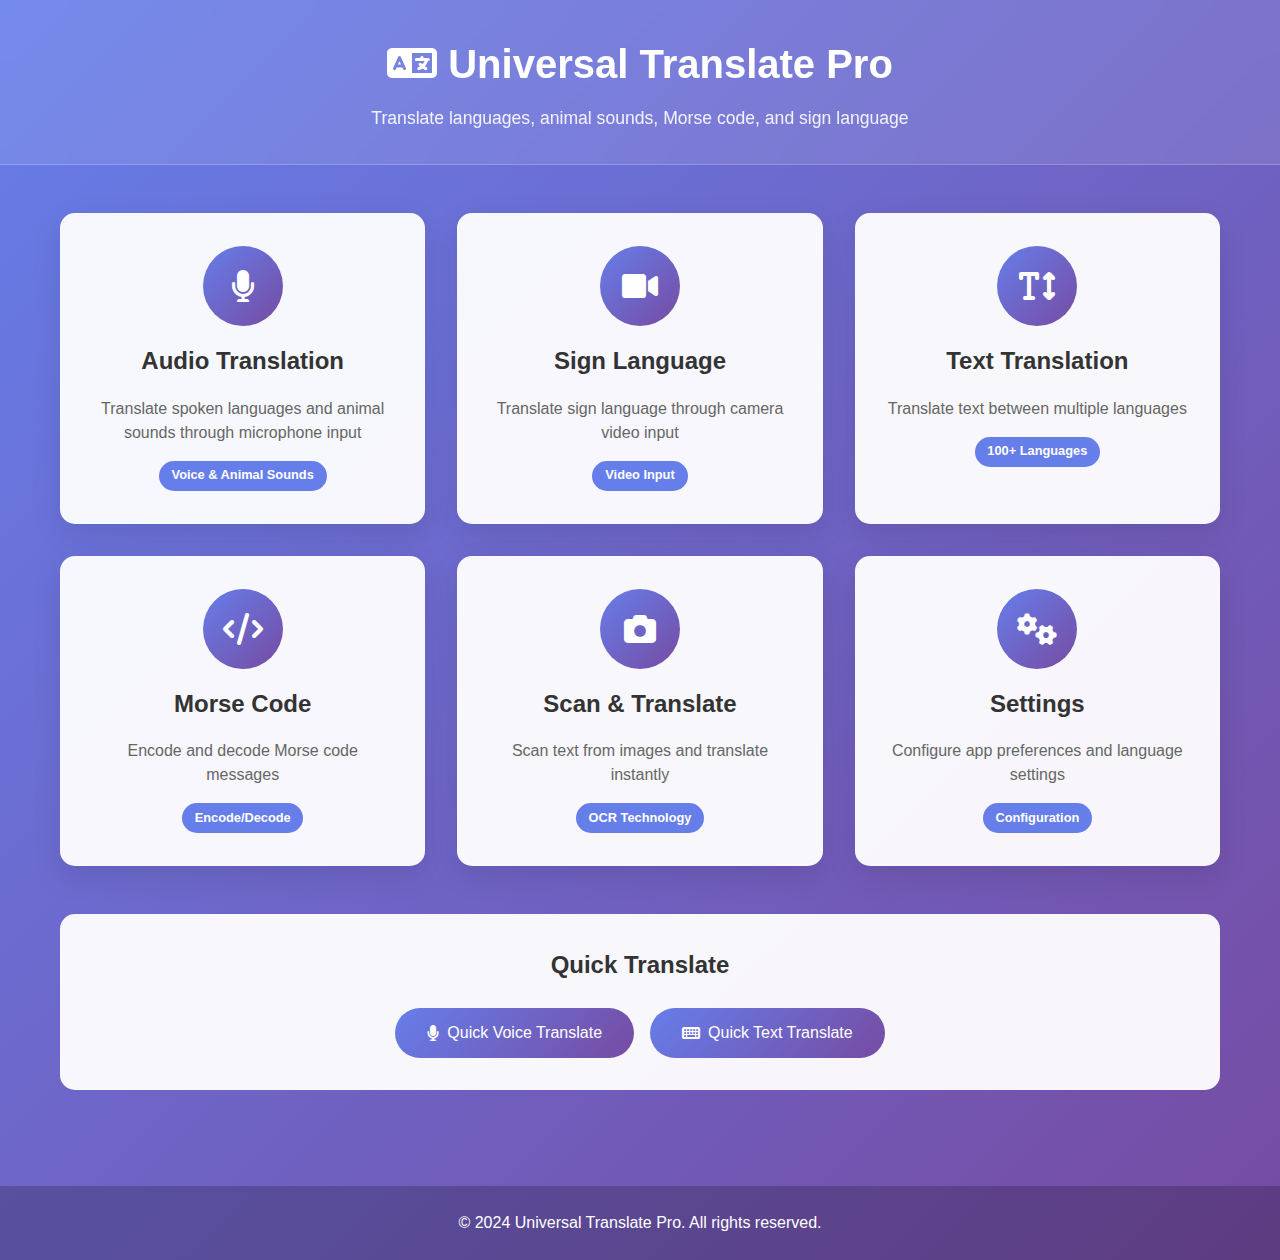
<file: index.html>
<!DOCTYPE html>
<html lang="en">
<head>
    <meta charset="UTF-8">
    <meta name="viewport" content="width=device-width, initial-scale=1.0">
    <title>Universal Translate Pro</title>
    <link rel="stylesheet" href="css/style.css">
    <link href="https://cdnjs.cloudflare.com/ajax/libs/font-awesome/6.0.0/css/all.min.css" rel="stylesheet">
</head>
<body>
    <!-- Header -->
    <header class="header">
        <div class="container">
            <h1><i class="fas fa-language"></i> Universal Translate Pro</h1>
            <p>Translate languages, animal sounds, Morse code, and sign language</p>
        </div>
    </header>

    <!-- Main Content -->
    <main class="main">
        <div class="container">
            <!-- Feature Grid -->
            <div class="feature-grid">
                <!-- Audio Translation Card -->
                <div class="feature-card" onclick="navigateTo('audio.html')">
                    <div class="card-icon">
                        <i class="fas fa-microphone"></i>
                    </div>
                    <h3>Audio Translation</h3>
                    <p>Translate spoken languages and animal sounds through microphone input</p>
                    <div class="card-badge">Voice & Animal Sounds</div>
                </div>

                <!-- Sign Language Card -->
                <div class="feature-card" onclick="navigateTo('camera.html')">
                    <div class="card-icon">
                        <i class="fas fa-video"></i>
                    </div>
                    <h3>Sign Language</h3>
                    <p>Translate sign language through camera video input</p>
                    <div class="card-badge">Video Input</div>
                </div>

                <!-- Text Translation Card -->
                <div class="feature-card" onclick="navigateTo('text.html')">
                    <div class="card-icon">
                        <i class="fas fa-text-height"></i>
                    </div>
                    <h3>Text Translation</h3>
                    <p>Translate text between multiple languages</p>
                    <div class="card-badge">100+ Languages</div>
                </div>

                <!-- Morse Code Card -->
                <div class="feature-card" onclick="navigateTo('morse.html')">
                    <div class="card-icon">
                        <i class="fas fa-code"></i>
                    </div>
                    <h3>Morse Code</h3>
                    <p>Encode and decode Morse code messages</p>
                    <div class="card-badge">Encode/Decode</div>
                </div>

                <!-- Scan Translation Card -->
                <div class="feature-card" onclick="navigateTo('scan.html')">
                    <div class="card-icon">
                        <i class="fas fa-camera"></i>
                    </div>
                    <h3>Scan & Translate</h3>
                    <p>Scan text from images and translate instantly</p>
                    <div class="card-badge">OCR Technology</div>
                </div>

                <!-- Settings Card -->
                <div class="feature-card" onclick="showSettings()">
                    <div class="card-icon">
                        <i class="fas fa-cogs"></i>
                    </div>
                    <h3>Settings</h3>
                    <p>Configure app preferences and language settings</p>
                    <div class="card-badge">Configuration</div>
                </div>
            </div>

            <!-- Quick Actions -->
            <div class="quick-actions">
                <h2>Quick Translate</h2>
                <div class="action-buttons">
                    <button class="action-btn" onclick="startQuickAudio()">
                        <i class="fas fa-microphone"></i>
                        Quick Voice Translate
                    </button>
                    <button class="action-btn" onclick="startQuickText()">
                        <i class="fas fa-keyboard"></i>
                        Quick Text Translate
                    </button>
                </div>
            </div>
        </div>
    </main>

    <!-- Footer -->
    <footer class="footer">
        <div class="container">
            <p>&copy; 2024 Universal Translate Pro. All rights reserved.</p>
        </div>
    </footer>

    <!-- JavaScript -->
    <script src="js/main.js"></script>
</body>
</html>
</file>
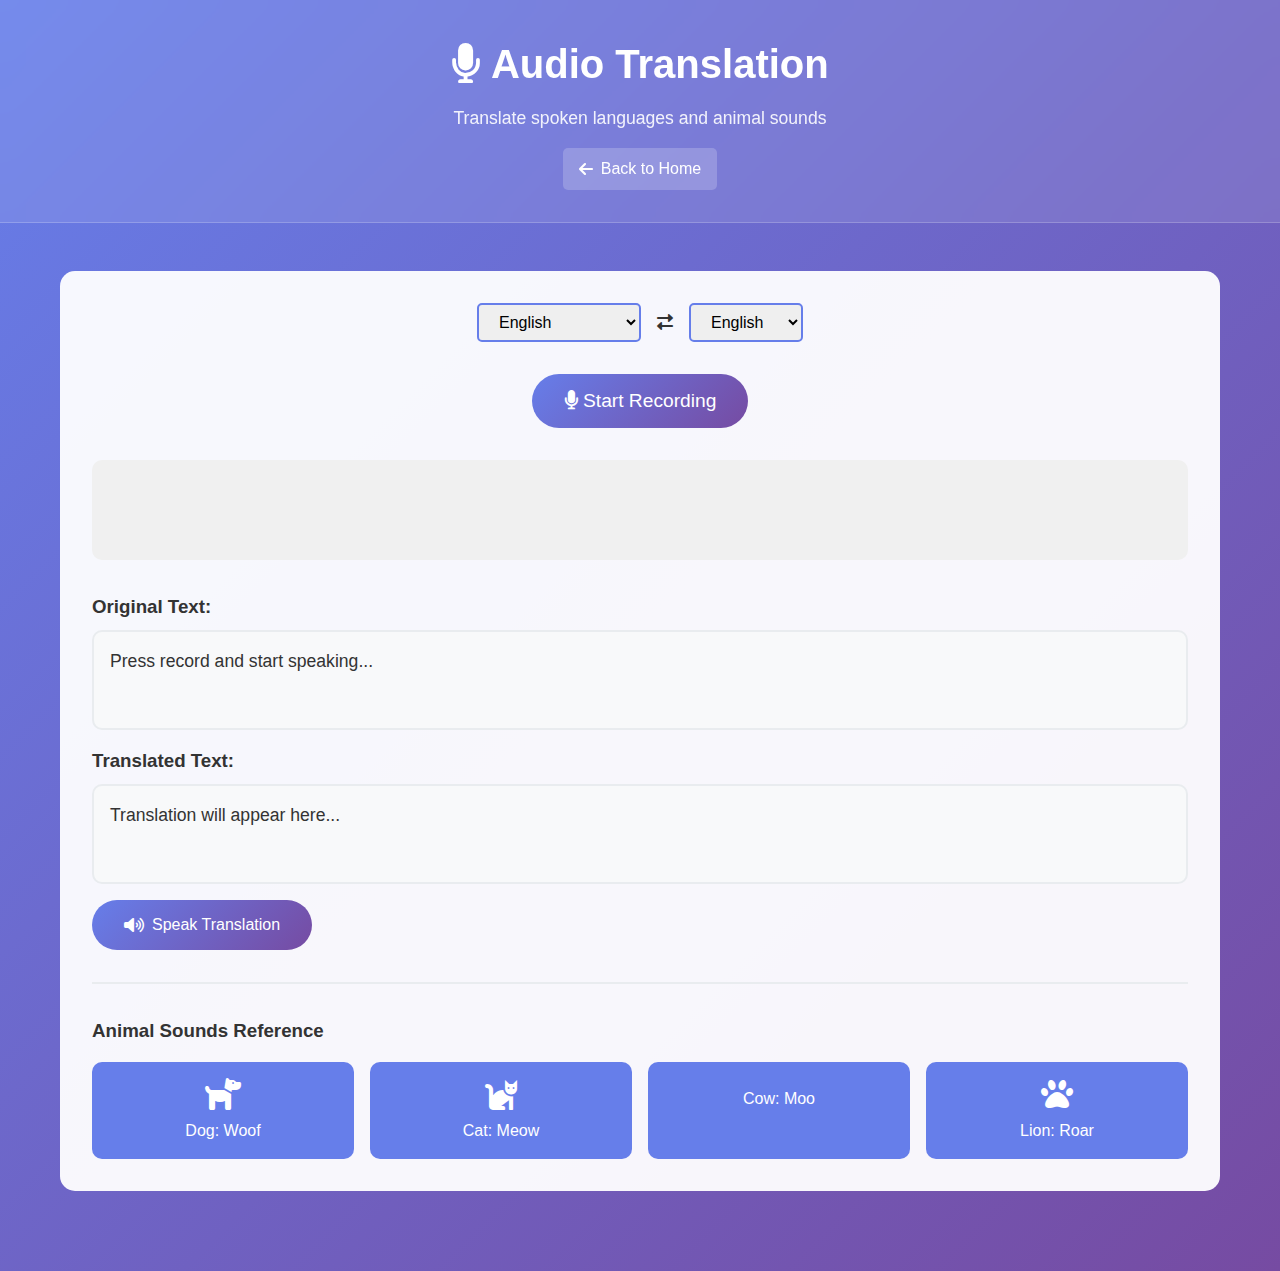
<file: audio.html>
<!DOCTYPE html>
<html lang="en">
<head>
    <meta charset="UTF-8">
    <meta name="viewport" content="width=device-width, initial-scale=1.0">
    <title>Audio Translation - Universal Translate Pro</title>
    <link rel="stylesheet" href="css/style.css">
    <link href="https://cdnjs.cloudflare.com/ajax/libs/font-awesome/6.0.0/css/all.min.css" rel="stylesheet">
</head>
<body>
    <header class="header">
        <div class="container">
            <h1><i class="fas fa-microphone"></i> Audio Translation</h1>
            <p>Translate spoken languages and animal sounds</p>
            <a href="index.html" class="back-btn"><i class="fas fa-arrow-left"></i> Back to Home</a>
        </div>
    </header>

    <main class="main">
        <div class="container">
            <div class="translation-interface">
                <!-- Language Selection -->
                <div class="language-selection">
                    <select id="sourceLang">
                        <option value="en">English</option>
                        <option value="es">Spanish</option>
                        <option value="fr">French</option>
                        <option value="de">German</option>
                        <option value="animal">Animal Sounds</option>
                    </select>
                    <i class="fas fa-exchange-alt"></i>
                    <select id="targetLang">
                        <option value="en">English</option>
                        <option value="es">Spanish</option>
                        <option value="fr">French</option>
                        <option value="de">German</option>
                    </select>
                </div>

                <!-- Audio Input -->
                <div class="audio-input">
                    <button id="recordBtn" class="record-btn">
                        <i class="fas fa-microphone"></i>
                        Start Recording
                    </button>
                    <div class="visualizer" id="visualizer">
                        <canvas id="audioCanvas"></canvas>
                    </div>
                </div>

                <!-- Results -->
                <div class="results">
                    <h3>Original Text:</h3>
                    <div id="originalText" class="result-box">Press record and start speaking...</div>
                    
                    <h3>Translated Text:</h3>
                    <div id="translatedText" class="result-box">Translation will appear here...</div>
                    
                    <button id="speakBtn" class="action-btn" disabled>
                        <i class="fas fa-volume-up"></i>
                        Speak Translation
                    </button>
                </div>

                <!-- Animal Sounds Database -->
                <div class="animal-sounds">
                    <h3>Animal Sounds Reference</h3>
                    <div class="animal-grid">
                        <div class="animal-card" onclick="playAnimalSound('dog')">
                            <i class="fas fa-dog"></i>
                            <span>Dog: Woof</span>
                        </div>
                        <div class="animal-card" onclick="playAnimalSound('cat')">
                            <i class="fas fa-cat"></i>
                            <span>Cat: Meow</span>
                        </div>
                        <div class="animal-card" onclick="playAnimalSound('cow')">
                            <i class="fas fa-cow"></i>
                            <span>Cow: Moo</span>
                        </div>
                        <div class="animal-card" onclick="playAnimalSound('lion')">
                            <i class="fas fa-paw"></i>
                            <span>Lion: Roar</span>
                        </div>
                    </div>
                </div>
            </div>
        </div>
    </main>

    <script src="js/audio.js"></script>
</body>
</html>
</file>
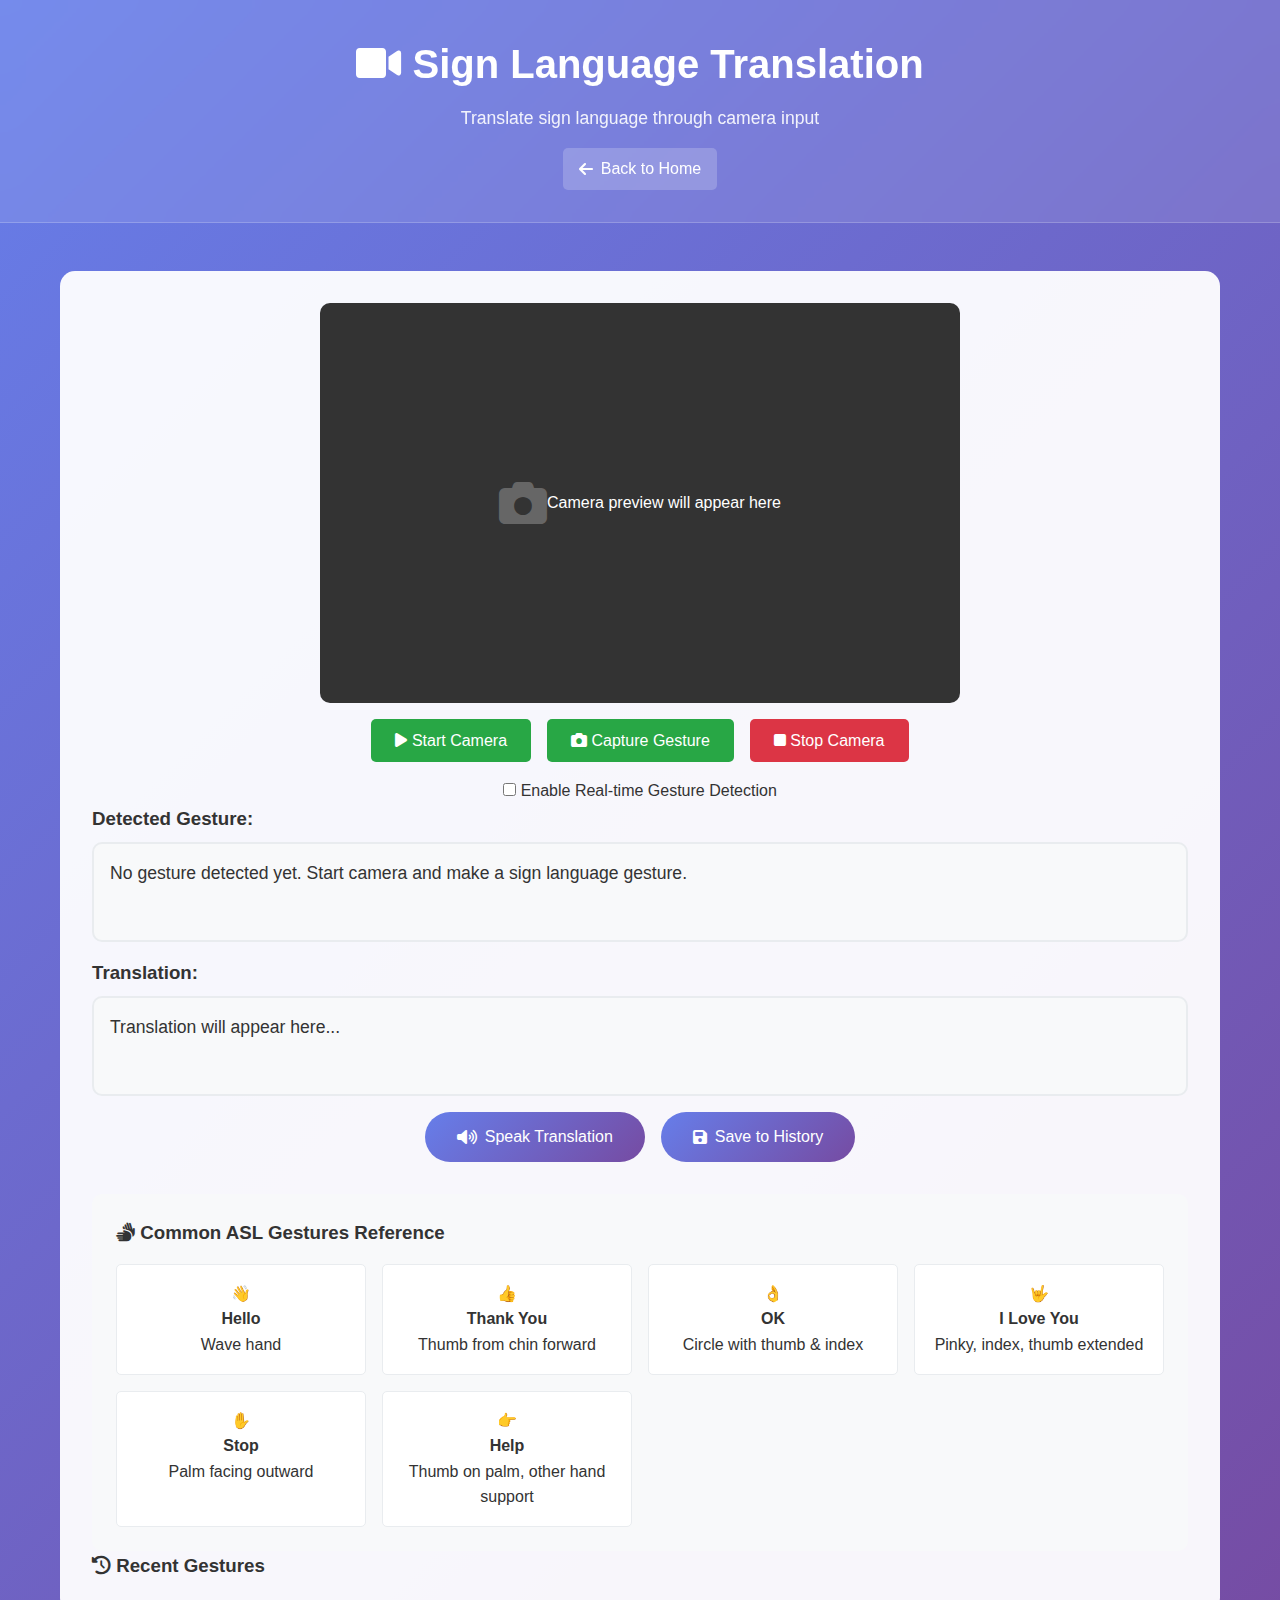
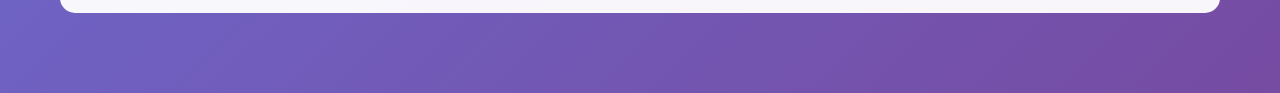
<file: camera.html>
<!DOCTYPE html>
<html lang="en">
<head>
    <meta charset="UTF-8">
    <meta name="viewport" content="width=device-width, initial-scale=1.0">
    <title>Sign Language Translation - Universal Translate Pro</title>
    <link rel="stylesheet" href="css/style.css">
    <link href="https://cdnjs.cloudflare.com/ajax/libs/font-awesome/6.0.0/css/all.min.css" rel="stylesheet">
</head>
<body>
    <header class="header">
        <div class="container">
            <h1><i class="fas fa-video"></i> Sign Language Translation</h1>
            <p>Translate sign language through camera input</p>
            <a href="index.html" class="back-btn"><i class="fas fa-arrow-left"></i> Back to Home</a>
        </div>
    </header>

    <main class="main">
        <div class="container">
            <div class="translation-interface">
                <!-- Camera Preview -->
                <div class="camera-container">
                    <div class="camera-preview" id="cameraPreview">
                        <i class="fas fa-camera fa-3x" style="color: #666;"></i>
                        <p>Camera preview will appear here</p>
                    </div>
                    
                    <div class="camera-controls">
                        <button id="startCamera" class="camera-btn">
                            <i class="fas fa-play"></i> Start Camera
                        </button>
                        <button id="captureBtn" class="camera-btn" disabled>
                            <i class="fas fa-camera"></i> Capture Gesture
                        </button>
                        <button id="stopCamera" class="camera-btn stop" disabled>
                            <i class="fas fa-stop"></i> Stop Camera
                        </button>
                    </div>

                    <!-- Real-time Detection Toggle -->
                    <div class="detection-toggle">
                        <label>
                            <input type="checkbox" id="realtimeDetection">
                            Enable Real-time Gesture Detection
                        </label>
                    </div>
                </div>

                <!-- Results Section -->
                <div class="results">
                    <h3>Detected Gesture:</h3>
                    <div id="gestureResult" class="result-box">
                        No gesture detected yet. Start camera and make a sign language gesture.
                    </div>
                    
                    <h3>Translation:</h3>
                    <div id="gestureTranslation" class="result-box">
                        Translation will appear here...
                    </div>

                    <div class="action-buttons">
                        <button id="speakTranslation" class="action-btn" disabled>
                            <i class="fas fa-volume-up"></i> Speak Translation
                        </button>
                        <button id="saveGesture" class="action-btn">
                            <i class="fas fa-save"></i> Save to History
                        </button>
                    </div>
                </div>

                <!-- Sign Language Guide -->
                <div class="sign-language-guide">
                    <h3><i class="fas fa-hands"></i> Common ASL Gestures Reference</h3>
                    <div class="gesture-list">
                        <div class="gesture-item">
                            <div class="gesture-icon">👋</div>
                            <strong>Hello</strong>
                            <p>Wave hand</p>
                        </div>
                        <div class="gesture-item">
                            <div class="gesture-icon">👍</div>
                            <strong>Thank You</strong>
                            <p>Thumb from chin forward</p>
                        </div>
                        <div class="gesture-item">
                            <div class="gesture-icon">👌</div>
                            <strong>OK</strong>
                            <p>Circle with thumb & index</p>
                        </div>
                        <div class="gesture-item">
                            <div class="gesture-icon">🤟</div>
                            <strong>I Love You</strong>
                            <p>Pinky, index, thumb extended</p>
                        </div>
                        <div class="gesture-item">
                            <div class="gesture-icon">✋</div>
                            <strong>Stop</strong>
                            <p>Palm facing outward</p>
                        </div>
                        <div class="gesture-item">
                            <div class="gesture-icon">👉</div>
                            <strong>Help</strong>
                            <p>Thumb on palm, other hand support</p>
                        </div>
                    </div>
                </div>

                <!-- Gesture History -->
                <div class="gesture-history">
                    <h3><i class="fas fa-history"></i> Recent Gestures</h3>
                    <div id="historyList" class="history-list">
                        <!-- History items will be added here -->
                    </div>
                </div>
            </div>
        </div>
    </main>

    <script src="js/camera.js"></script>
</body>
</html>
</file>
<file: css/style.css>
/* Reset and Base Styles */
* {
    margin: 0;
    padding: 0;
    box-sizing: border-box;
}

body {
    font-family: 'Segoe UI', Tahoma, Geneva, Verdana, sans-serif;
    line-height: 1.6;
    color: #333;
    background: linear-gradient(135deg, #667eea 0%, #764ba2 100%);
    min-height: 100vh;
}

.container {
    max-width: 1200px;
    margin: 0 auto;
    padding: 0 20px;
}

/* Header Styles */
.header {
    background: rgba(255, 255, 255, 0.1);
    backdrop-filter: blur(10px);
    padding: 2rem 0;
    text-align: center;
    color: white;
    border-bottom: 1px solid rgba(255, 255, 255, 0.2);
}

.header h1 {
    font-size: 2.5rem;
    margin-bottom: 0.5rem;
}

.header p {
    font-size: 1.1rem;
    opacity: 0.9;
}

/* Main Content */
.main {
    padding: 3rem 0;
}

/* Feature Grid */
.feature-grid {
    display: grid;
    grid-template-columns: repeat(auto-fit, minmax(350px, 1fr));
    gap: 2rem;
    margin-bottom: 3rem;
}

.feature-card {
    background: rgba(255, 255, 255, 0.95);
    border-radius: 15px;
    padding: 2rem;
    text-align: center;
    cursor: pointer;
    transition: all 0.3s ease;
    border: 1px solid rgba(255, 255, 255, 0.2);
    box-shadow: 0 10px 30px rgba(0, 0, 0, 0.1);
}

.feature-card:hover {
    transform: translateY(-5px);
    box-shadow: 0 20px 40px rgba(0, 0, 0, 0.2);
}

.card-icon {
    width: 80px;
    height: 80px;
    background: linear-gradient(135deg, #667eea, #764ba2);
    border-radius: 50%;
    display: flex;
    align-items: center;
    justify-content: center;
    margin: 0 auto 1rem;
    color: white;
    font-size: 2rem;
}

.feature-card h3 {
    font-size: 1.5rem;
    margin-bottom: 1rem;
    color: #333;
}

.feature-card p {
    color: #666;
    margin-bottom: 1rem;
    line-height: 1.5;
}

.card-badge {
    display: inline-block;
    background: #667eea;
    color: white;
    padding: 0.3rem 0.8rem;
    border-radius: 20px;
    font-size: 0.8rem;
    font-weight: bold;
}

/* Quick Actions */
.quick-actions {
    background: rgba(255, 255, 255, 0.95);
    border-radius: 15px;
    padding: 2rem;
    text-align: center;
}

.quick-actions h2 {
    margin-bottom: 1.5rem;
    color: #333;
}

.action-buttons {
    display: flex;
    gap: 1rem;
    justify-content: center;
    flex-wrap: wrap;
}

.action-btn {
    background: linear-gradient(135deg, #667eea, #764ba2);
    color: white;
    border: none;
    padding: 1rem 2rem;
    border-radius: 50px;
    font-size: 1rem;
    cursor: pointer;
    transition: all 0.3s ease;
    display: flex;
    align-items: center;
    gap: 0.5rem;
}

.action-btn:hover {
    transform: translateY(-2px);
    box-shadow: 0 10px 20px rgba(102, 126, 234, 0.3);
}

/* Footer */
.footer {
    background: rgba(0, 0, 0, 0.2);
    color: white;
    text-align: center;
    padding: 1.5rem 0;
    margin-top: 3rem;
}

/* Responsive Design */
@media (max-width: 768px) {
    .feature-grid {
        grid-template-columns: 1fr;
    }
    
    .header h1 {
        font-size: 2rem;
    }
    
    .action-buttons {
        flex-direction: column;
    }
    
    .action-btn {
        justify-content: center;
    }
}

/* Modal Styles */
.modal {
    display: none;
    position: fixed;
    z-index: 1000;
    left: 0;
    top: 0;
    width: 100%;
    height: 100%;
    background: rgba(0, 0, 0, 0.5);
    backdrop-filter: blur(5px);
}

.modal-content {
    background: white;
    margin: 10% auto;
    padding: 2rem;
    border-radius: 15px;
    max-width: 500px;
    position: relative;
}

.close {
    position: absolute;
    right: 1rem;
    top: 1rem;
    font-size: 2rem;
    cursor: pointer;
    color: #666;
}

/* Audio Visualizer */
.visualizer {
    width: 100%;
    height: 100px;
    background: #f0f0f0;
    border-radius: 10px;
    margin: 1rem 0;
    overflow: hidden;
}

/* Camera Preview */
.camera-preview {
    width: 100%;
    max-width: 400px;
    height: 300px;
    background: #333;
    border-radius: 10px;
    margin: 1rem auto;
    display: flex;
    align-items: center;
    justify-content: center;
    color: white;
}

/* Loading Animation */
.loading {
    display: inline-block;
    width: 20px;
    height: 20px;
    border: 3px solid #f3f3f3;
    border-top: 3px solid #667eea;
    border-radius: 50%;
    animation: spin 1s linear infinite;
}

@keyframes spin {
    0% { transform: rotate(0deg); }
    100% { transform: rotate(360deg); }
}


/* Audio Page Specific Styles */
.back-btn {
    color: white;
    text-decoration: none;
    display: inline-flex;
    align-items: center;
    gap: 0.5rem;
    margin-top: 1rem;
    padding: 0.5rem 1rem;
    background: rgba(255, 255, 255, 0.2);
    border-radius: 5px;
    transition: all 0.3s ease;
}

.back-btn:hover {
    background: rgba(255, 255, 255, 0.3);
}

.translation-interface {
    background: rgba(255, 255, 255, 0.95);
    border-radius: 15px;
    padding: 2rem;
    margin-bottom: 2rem;
}

.language-selection {
    display: flex;
    align-items: center;
    justify-content: center;
    gap: 1rem;
    margin-bottom: 2rem;
}

.language-selection select {
    padding: 0.5rem 1rem;
    border: 2px solid #667eea;
    border-radius: 5px;
    font-size: 1rem;
}

.audio-input {
    text-align: center;
    margin-bottom: 2rem;
}

.record-btn {
    background: linear-gradient(135deg, #667eea, #764ba2);
    color: white;
    border: none;
    padding: 1rem 2rem;
    border-radius: 50px;
    font-size: 1.2rem;
    cursor: pointer;
    transition: all 0.3s ease;
    margin-bottom: 1rem;
}

.record-btn:hover {
    transform: scale(1.05);
}

.record-btn:active {
    transform: scale(0.95);
}

.results {
    margin-bottom: 2rem;
}

.results h3 {
    margin-bottom: 0.5rem;
    color: #333;
}

.result-box {
    background: #f8f9fa;
    border: 2px solid #e9ecef;
    border-radius: 10px;
    padding: 1rem;
    min-height: 100px;
    margin-bottom: 1rem;
    font-size: 1.1rem;
    line-height: 1.5;
}

.animal-sounds {
    border-top: 2px solid #e9ecef;
    padding-top: 2rem;
}

.animal-grid {
    display: grid;
    grid-template-columns: repeat(auto-fit, minmax(150px, 1fr));
    gap: 1rem;
    margin-top: 1rem;
}

.animal-card {
    background: #667eea;
    color: white;
    padding: 1rem;
    border-radius: 10px;
    text-align: center;
    cursor: pointer;
    transition: all 0.3s ease;
}

.animal-card:hover {
    transform: translateY(-2px);
    background: #5a6fd8;
}

.animal-card i {
    font-size: 2rem;
    margin-bottom: 0.5rem;
    display: block;
}

/* Camera Page Styles */
.camera-container {
    text-align: center;
}

.camera-preview {
    width: 100%;
    max-width: 640px;
    height: 480px;
    background: #333;
    border-radius: 10px;
    margin: 1rem auto;
    overflow: hidden;
}

.camera-controls {
    display: flex;
    gap: 1rem;
    justify-content: center;
    margin: 1rem 0;
}

.camera-btn {
    background: #28a745;
    color: white;
    border: none;
    padding: 0.8rem 1.5rem;
    border-radius: 5px;
    cursor: pointer;
    font-size: 1rem;
}

.camera-btn.stop {
    background: #dc3545;
}

.sign-language-guide {
    background: #f8f9fa;
    border-radius: 10px;
    padding: 1.5rem;
    margin-top: 2rem;
}

.gesture-list {
    display: grid;
    grid-template-columns: repeat(auto-fit, minmax(200px, 1fr));
    gap: 1rem;
    margin-top: 1rem;
}

.gesture-item {
    background: white;
    padding: 1rem;
    border-radius: 5px;
    text-align: center;
    border: 1px solid #e9ecef;
}

/* Additional Styles for New Pages */

/* Text Translation Page */
.language-controls {
    background: rgba(255, 255, 255, 0.95);
    border-radius: 15px;
    padding: 2rem;
    margin-bottom: 2rem;
}

.language-pair {
    display: flex;
    align-items: center;
    justify-content: center;
    gap: 1rem;
    flex-wrap: wrap;
}

.language-input {
    display: flex;
    flex-direction: column;
    gap: 0.5rem;
}

.language-input label {
    font-weight: bold;
    color: #333;
}

.language-input select {
    padding: 0.8rem;
    border: 2px solid #667eea;
    border-radius: 8px;
    font-size: 1rem;
    min-width: 150px;
}

.swap-btn {
    background: #667eea;
    color: white;
    border: none;
    padding: 0.8rem;
    border-radius: 50%;
    cursor: pointer;
    font-size: 1.2rem;
    transition: all 0.3s ease;
}

.swap-btn:hover {
    background: #5a6fd8;
    transform: rotate(180deg);
}

.text-input-area {
    display: grid;
    grid-template-columns: 1fr auto 1fr;
    gap: 2rem;
    margin-bottom: 2rem;
}

@media (max-width: 768px) {
    .text-input-area {
        grid-template-columns: 1fr;
    }
}

.input-section, .output-section {
    background: rgba(255, 255, 255, 0.95);
    border-radius: 15px;
    padding: 1.5rem;
}

.section-header {
    display: flex;
    justify-content: space-between;
    align-items: center;
    margin-bottom: 1rem;
}

.text-tools {
    display: flex;
    gap: 0.5rem;
}

.tool-btn {
    background: #f8f9fa;
    border: 1px solid #dee2e6;
    border-radius: 5px;
    padding: 0.5rem;
    cursor: pointer;
    transition: all 0.3s ease;
}

.tool-btn:hover {
    background: #e9ecef;
}

textarea {
    width: 100%;
    padding: 1rem;
    border: 2px solid #e9ecef;
    border-radius: 8px;
    font-size: 1rem;
    resize: vertical;
    font-family: inherit;
}

textarea:focus {
    outline: none;
    border-color: #667eea;
}

.text-info, .translation-info {
    display: flex;
    justify-content: space-between;
    margin-top: 0.5rem;
    font-size: 0.9rem;
    color: #666;
}

.output-text {
    min-height: 150px;
    padding: 1rem;
    border: 2px solid #e9ecef;
    border-radius: 8px;
    background: #f8f9fa;
    font-size: 1rem;
    line-height: 1.5;
}

.translate-action {
    display: flex;
    align-items: center;
    justify-content: center;
}

.action-btn.large {
    padding: 1.5rem 3rem;
    font-size: 1.2rem;
}

.translation-presets {
    background: rgba(255, 255, 255, 0.95);
    border-radius: 15px;
    padding: 2rem;
    margin-bottom: 2rem;
}

.preset-grid {
    display: grid;
    grid-template-columns: repeat(auto-fit, minmax(200px, 1fr));
    gap: 1rem;
    margin-top: 1rem;
}

.preset-btn {
    background: #f8f9fa;
    border: 1px solid #dee2e6;
    border-radius: 8px;
    padding: 1rem;
    cursor: pointer;
    transition: all 0.3s ease;
    text-align: center;
}

.preset-btn:hover {
    background: #667eea;
    color: white;
    transform: translateY(-2px);
}

.history-container {
    max-height: 300px;
    overflow-y: auto;
}

.history-item {
    display: flex;
    justify-content: space-between;
    align-items: center;
    padding: 1rem;
    border-bottom: 1px solid #e9ecef;
    background: white;
}

.history-item:last-child {
    border-bottom: none;
}

.history-content {
    flex: 1;
}

.history-original {
    font-weight: bold;
    margin-bottom: 0.5rem;
}

.history-translated {
    color: #666;
    margin-bottom: 0.5rem;
}

.history-meta {
    font-size: 0.8rem;
    color: #999;
}

.history-actions {
    display: flex;
    gap: 0.5rem;
}

.history-btn {
    background: #f8f9fa;
    border: 1px solid #dee2e6;
    border-radius: 5px;
    padding: 0.5rem;
    cursor: pointer;
    transition: all 0.3s ease;
}

.history-btn:hover {
    background: #e9ecef;
}

.no-history {
    text-align: center;
    color: #666;
    padding: 2rem;
}

/* Morse Code Page */
.mode-tabs {
    display: flex;
    background: rgba(255, 255, 255, 0.95);
    border-radius: 15px;
    padding: 1rem;
    margin-bottom: 2rem;
}

.mode-tab {
    flex: 1;
    padding: 1rem;
    border: none;
    background: transparent;
    cursor: pointer;
    border-radius: 8px;
    transition: all 0.3s ease;
    font-size: 1rem;
}

.mode-tab.active {
    background: #667eea;
    color: white;
}

.morse-interface {
    display: grid;
    grid-template-columns: 1fr 1fr;
    gap: 2rem;
    margin-bottom: 2rem;
}

@media (max-width: 768px) {
    .morse-interface {
        grid-template-columns: 1fr;
    }
}

.input-section {
    display: none;
}

.input-section.active {
    display: block;
}

.morse-help {
    background: #f8f9fa;
    border-radius: 8px;
    padding: 1rem;
    margin: 1rem 0;
    font-size: 0.9rem;
}

.morse-help ul {
    margin: 0.5rem 0 0 1rem;
}

.input-actions {
    display: flex;
    gap: 1rem;
    margin-top: 1rem;
}

.action-btn.secondary {
    background: #6c757d;
}

.action-btn.secondary:hover {
    background: #5a6268;
}

.morse-result {
    background: #f8f9fa;
    border: 2px solid #e9ecef;
    border-radius: 8px;
    padding: 2rem;
    min-height: 200px;
    display: flex;
    align-items: center;
    justify-content: center;
    text-align: center;
}

.result-success {
    text-align: center;
}

.result-success i {
    font-size: 3rem;
    color: #28a745;
    margin-bottom: 1rem;
}

.result-text {
    font-family: monospace;
    font-size: 1.2rem;
    margin-top: 1rem;
    background: white;
    padding: 1rem;
    border-radius: 5px;
    border: 1px solid #dee2e6;
}

.result-actions {
    display: flex;
    gap: 1rem;
    margin-top: 1rem;
    justify-content: center;
}

.morse-reference {
    background: rgba(255, 255, 255, 0.95);
    border-radius: 15px;
    padding: 2rem;
    margin-bottom: 2rem;
}

.reference-tabs {
    display: flex;
    gap: 0.5rem;
    margin-bottom: 1rem;
    flex-wrap: wrap;
}

.ref-tab {
    padding: 0.5rem 1rem;
    border: 1px solid #dee2e6;
    background: #f8f9fa;
    border-radius: 5px;
    cursor: pointer;
    transition: all 0.3s ease;
}

.ref-tab.active {
    background: #667eea;
    color: white;
    border-color: #667eea;
}

.ref-category {
    display: none;
}

.ref-category.active {
    display: block;
}

.morse-grid {
    display: grid;
    grid-template-columns: repeat(auto-fit, minmax(120px, 1fr));
    gap: 1rem;
}

.morse-item {
    background: white;
    border: 1px solid #e9ecef;
    border-radius: 8px;
    padding: 1rem;
    text-align: center;
}

.morse-item .character {
    display: block;
    font-size: 1.5rem;
    font-weight: bold;
    margin-bottom: 0.5rem;
}

.morse-item .code {
    display: block;
    font-family: monospace;
    color: #667eea;
    margin-bottom: 0.5rem;
}

.morse-item .meaning {
    display: block;
    font-size: 0.8rem;
    color: #666;
}

.practice-area {
    background: rgba(255, 255, 255, 0.95);
    border-radius: 15px;
    padding: 2rem;
    margin-bottom: 2rem;
}

.practice-controls {
    display: flex;
    gap: 1rem;
    margin-bottom: 1rem;
    align-items: center;
    flex-wrap: wrap;
}

.practice-display {
    text-align: center;
}

.practice-prompt {
    font-size: 1.5rem;
    font-weight: bold;
    margin-bottom: 1rem;
    padding: 1rem;
    background: #f8f9fa;
    border-radius: 8px;
}

#practiceInput {
    width: 100%;
    max-width: 300px;
    padding: 1rem;
    font-size: 1.2rem;
    text-align: center;
    font-family: monospace;
}

.practice-feedback {
    margin-top: 1rem;
    font-size: 1.2rem;
    font-weight: bold;
}

/* Scan & OCR Page */
.upload-options {
    display: flex;
    gap: 1rem;
    margin-bottom: 2rem;
    flex-wrap: wrap;
}

.upload-option {
    flex: 1;
    min-width: 120px;
    padding: 1rem;
    background: rgba(255, 255, 255, 0.8);
    border-radius: 10px;
    text-align: center;
    cursor: pointer;
    transition: all 0.3s ease;
    border: 2px solid transparent;
}

.upload-option.active {
    background: #667eea;
    color: white;
    border-color: #5a6fd8;
}

.upload-option:hover:not(.active) {
    background: rgba(255, 255, 255, 0.95);
    border-color: #667eea;
}

.upload-area, .camera-area, .url-area {
    display: none;
}

.upload-area.active, .camera-area.active, .url-area.active {
    display: block;
}

.drop-zone {
    border: 3px dashed #667eea;
    border-radius: 15px;
    padding: 3rem;
    text-align: center;
    cursor: pointer;
    transition: all 0.3s ease;
    background: rgba(255, 255, 255, 0.9);
}

.drop-zone.dragover {
    background: #f0f4ff;
    border-color: #4d5fc1;
}

.drop-zone:hover {
    background: #f8f9fa;
}

.browse-btn {
    background: #667eea;
    color: white;
    border: none;
    padding: 0.8rem 2rem;
    border-radius: 25px;
    cursor: pointer;
    margin-top: 1rem;
    transition: all 0.3s ease;
}

.browse-btn:hover {
    background: #5a6fd8;
    transform: translateY(-2px);
}

.camera-preview {
    width: 100%;
    max-width: 640px;
    height: 400px;
    background: #333;
    border-radius: 10px;
    overflow: hidden;
    margin: 0 auto 1rem;
}

.camera-preview video {
    width: 100%;
    height: 100%;
    object-fit: cover;
}

.camera-controls {
    display: flex;
    gap: 1rem;
    justify-content: center;
    flex-wrap: wrap;
}

.url-input {
    display: flex;
    gap: 1rem;
}

.url-input input {
    flex: 1;
    padding: 1rem;
    border: 2px solid #e9ecef;
    border-radius: 8px;
    font-size: 1rem;
}

.preview-section, .ocr-results, .translation-section {
    background: rgba(255, 255, 255, 0.95);
    border-radius: 15px;
    padding: 2rem;
    margin-bottom: 2rem;
}

.image-preview {
    position: relative;
    width: 100%;
    height: 300px;
    border: 2px dashed #dee2e6;
    border-radius: 10px;
    overflow: hidden;
    margin-bottom: 1rem;
}

.image-preview img {
    width: 100%;
    height: 100%;
    object-fit: contain;
}

.preview-placeholder {
    display: flex;
    flex-direction: column;
    align-items: center;
    justify-content: center;
    height: 100%;
    color: #666;
}

.preview-overlay {
    position: absolute;
    top: 0;
    right: 0;
    padding: 1rem;
}

.preview-btn {
    background: rgba(0, 0, 0, 0.7);
    color: white;
    border: none;
    border-radius: 50%;
    width: 40px;
    height: 40px;
    cursor: pointer;
    transition: all 0.3s ease;
}

.preview-btn:hover {
    background: rgba(0, 0, 0, 0.9);
    transform: scale(1.1);
}

.preview-actions {
    display: flex;
    gap: 1rem;
    justify-content: center;
}

.ocr-controls, .translation-controls {
    display: flex;
    gap: 1rem;
    margin-bottom: 1rem;
    align-items: center;
    flex-wrap: wrap;
}

.ocr-controls select, .translation-controls select {
    padding: 0.8rem;
    border: 2px solid #667eea;
    border-radius: 8px;
    font-size: 1rem;
    min-width: 150px;
}

.ocr-result, .translation-result {
    min-height: 150px;
    border: 2px solid #e9ecef;
    border-radius: 8px;
    padding: 1rem;
    background: #f8f9fa;
}

.ocr-text-content, .translation-text-content {
    height: 100%;
}

.ocr-stats {
    display: flex;
    gap: 1rem;
    margin-bottom: 1rem;
    font-size: 0.9rem;
    color: #666;
}

.ocr-text {
    min-height: 100px;
    line-height: 1.5;
    white-space: pre-wrap;
}

.ocr-text[contenteditable="true"] {
    background: white;
    border: 2px solid #667eea;
    padding: 1rem;
    border-radius: 5px;
}

.translation-text {
    font-size: 1.1rem;
    line-height: 1.5;
}

.scan-tips {
    background: rgba(255, 255, 255, 0.95);
    border-radius: 15px;
    padding: 2rem;
}

.tips-grid {
    display: grid;
    grid-template-columns: repeat(auto-fit, minmax(200px, 1fr));
    gap: 1.5rem;
    margin-top: 1rem;
}

.tip-item {
    text-align: center;
    padding: 1.5rem;
    background: white;
    border-radius: 10px;
    border: 1px solid #e9ecef;
}

.tip-item i {
    font-size: 2rem;
    color: #667eea;
    margin-bottom: 1rem;
}

.tip-item strong {
    display: block;
    margin-bottom: 0.5rem;
    color: #333;
}

.tip-item p {
    color: #666;
    font-size: 0.9rem;
}

/* Modal enhancements */
.image-modal {
    text-align: center;
    background: transparent;
    box-shadow: none;
}

.image-modal .close {
    color: white;
    text-shadow: 0 2px 4px rgba(0, 0, 0, 0.5);
}

/* Utility classes */
.text-center {
    text-align: center;
}

.mt-2 {
    margin-top: 2rem;
}

.mb-2 {
    margin-bottom: 2rem;
}

.hidden {
    display: none;
}
</file>
